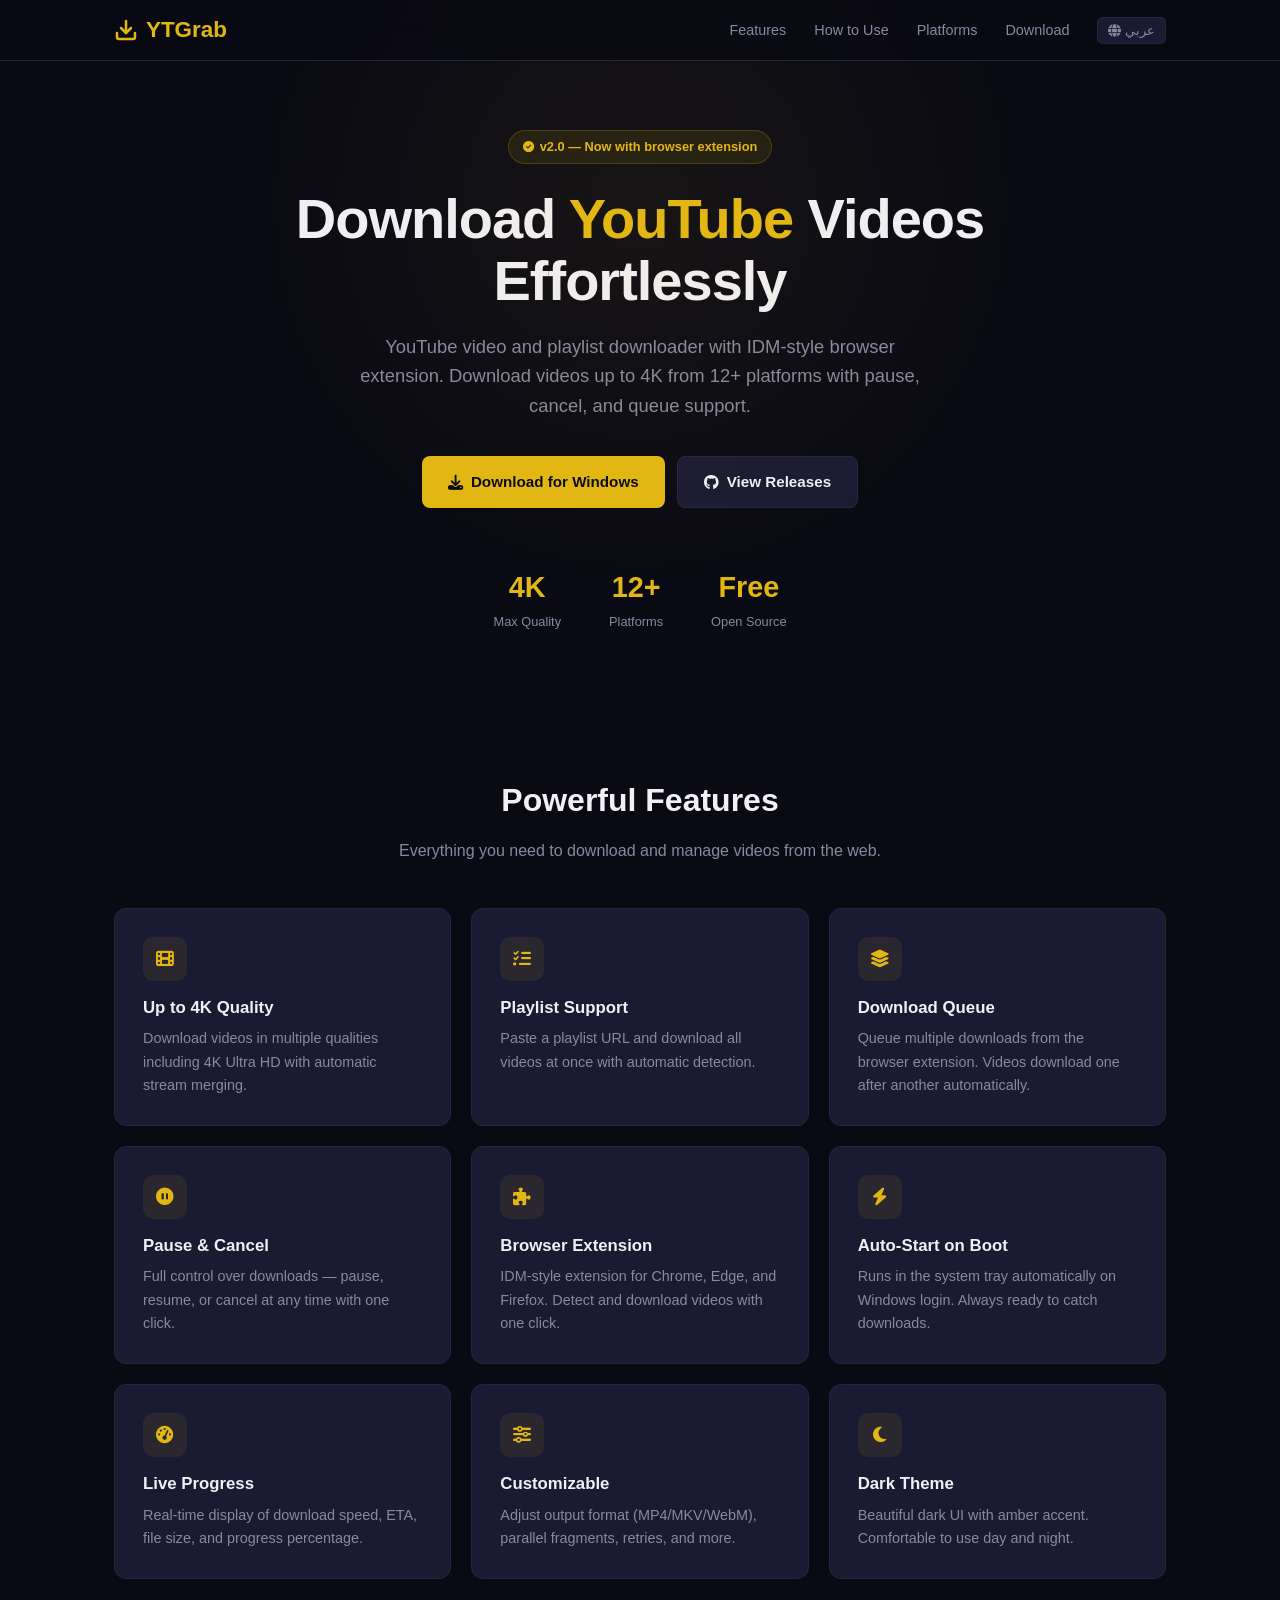
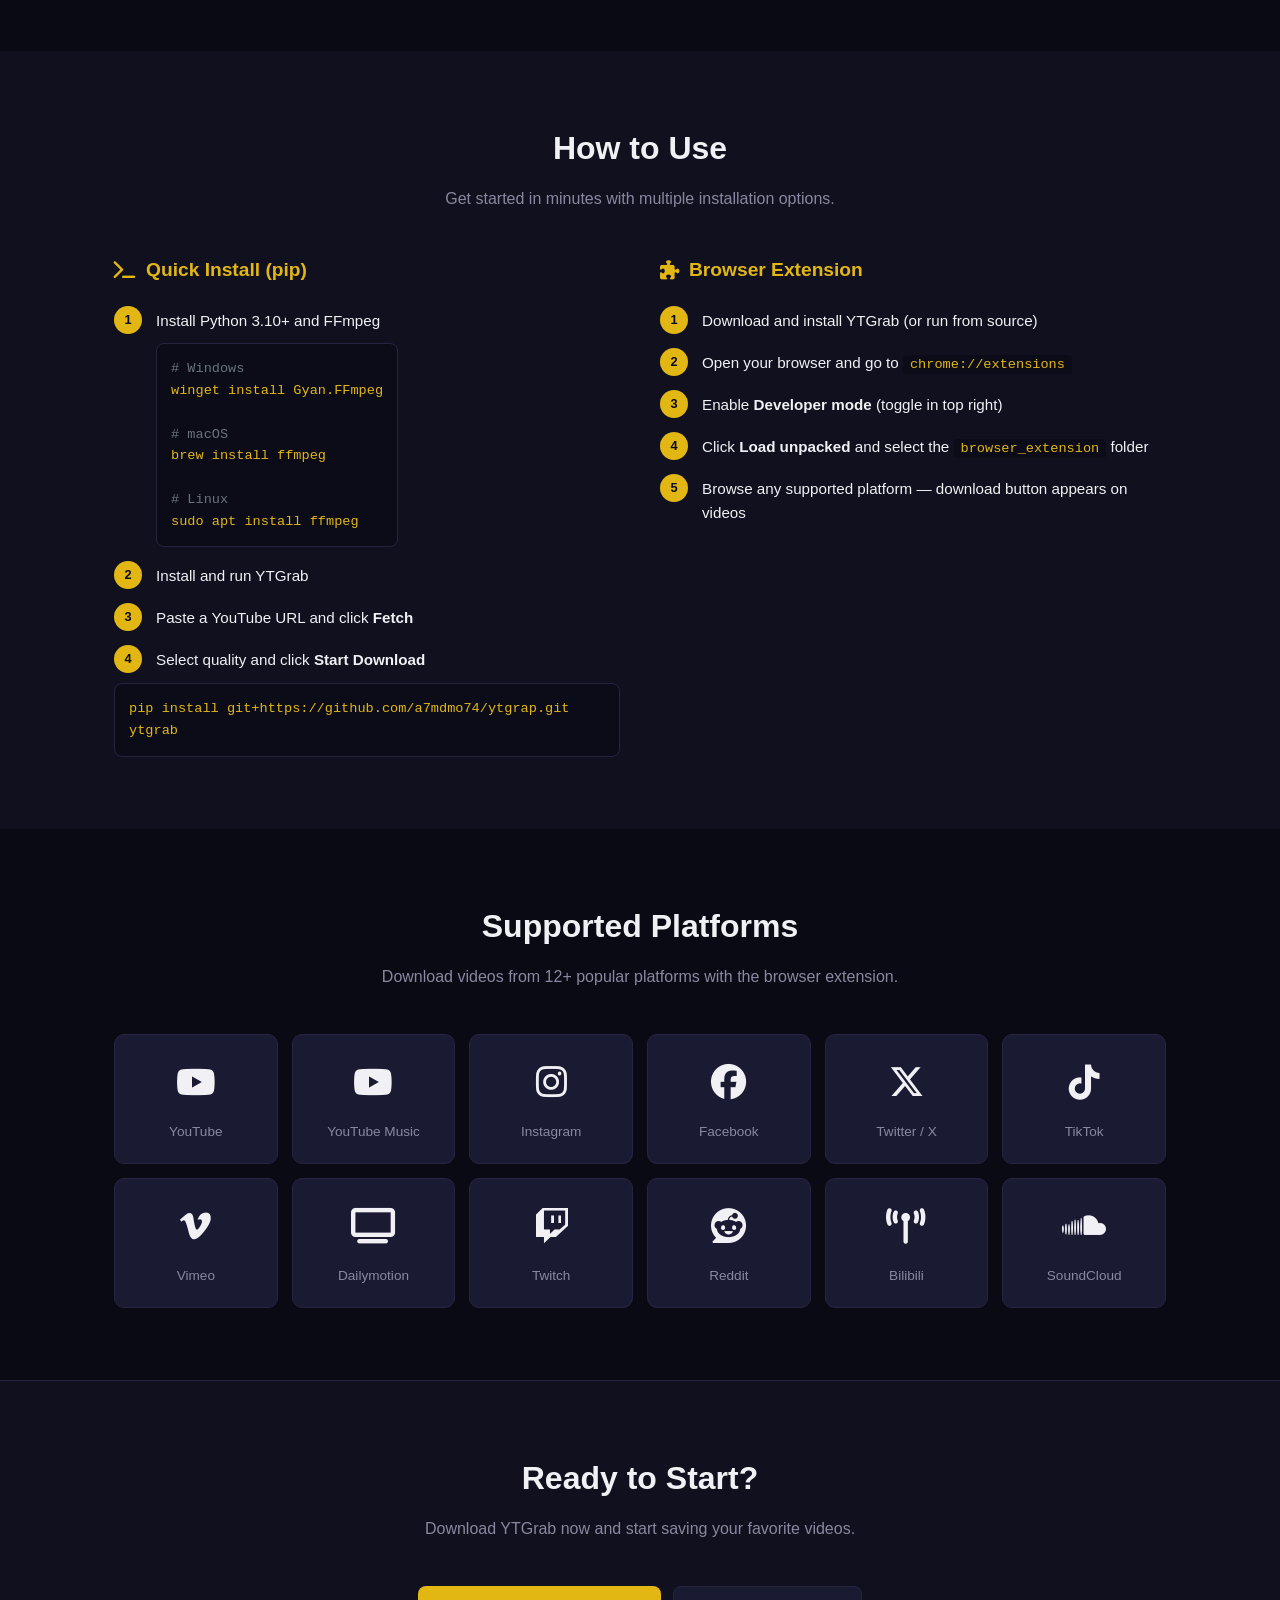
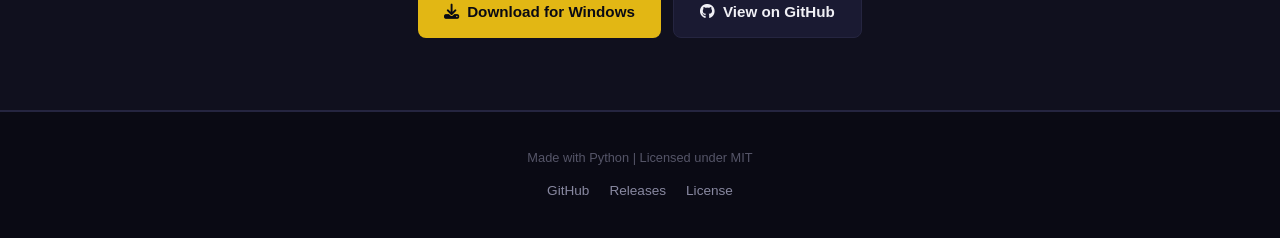
<file: docs/index.html>
<!DOCTYPE html>
<html lang="en">
<head>
    <meta charset="UTF-8">
    <meta name="viewport" content="width=device-width, initial-scale=1.0">
    <title>YTGrab - Free YouTube Video Downloader | 4K, Playlists, 12+ Platforms</title>
    <meta name="description" content="Free YouTube video and playlist downloader with IDM-style browser extension. Download videos up to 4K from YouTube, Instagram, TikTok, Facebook, Twitter and 12+ platforms. Supports pause, resume, cancel, and download queue.">
    <meta name="keywords" content="youtube downloader, video downloader, youtube to mp4, download youtube videos, playlist downloader, 4k video downloader, free video downloader, browser extension downloader, IDM alternative, ytgrab">
    <meta name="author" content="Ahmed Amer">
    <meta name="robots" content="index, follow, max-image-preview:large, max-snippet:-1">
    <link rel="canonical" href="https://a7mdmo74.github.io/ytgrap/">

    <!-- Open Graph -->
    <meta property="og:type" content="website">
    <meta property="og:url" content="https://a7mdmo74.github.io/ytgrap/">
    <meta property="og:title" content="YTGrab - Free YouTube Video Downloader | 4K, Playlists, 12+ Platforms">
    <meta property="og:description" content="Free YouTube video and playlist downloader with IDM-style browser extension. Download videos up to 4K from 12+ platforms.">
    <meta property="og:site_name" content="YTGrab">
    <meta property="og:locale" content="en_US">

    <!-- Twitter Card -->
    <meta name="twitter:card" content="summary_large_image">
    <meta name="twitter:title" content="YTGrab - Free YouTube Video Downloader">
    <meta name="twitter:description" content="Free YouTube video and playlist downloader with IDM-style browser extension. Download videos up to 4K from 12+ platforms.">

    <!-- Favicon -->
    <link rel="icon" type="image/svg+xml" href="data:image/svg+xml,<svg xmlns='http://www.w3.org/2000/svg' viewBox='0 0 100 100'><text y='.9em' font-size='90'>⬇</text></svg>">
    <link rel="stylesheet" href="https://cdnjs.cloudflare.com/ajax/libs/font-awesome/6.5.1/css/all.min.css">

    <!-- Structured Data -->
    <script type="application/ld+json">
    {
        "@context": "https://schema.org",
        "@type": "SoftwareApplication",
        "name": "YTGrab",
        "operatingSystem": "Windows, macOS, Linux",
        "applicationCategory": "MultimediaApplication",
        "offers": {
            "@type": "Offer",
            "price": "0",
            "priceCurrency": "USD"
        },
        "description": "Free YouTube video and playlist downloader with IDM-style browser extension. Download videos up to 4K from 12+ platforms.",
        "softwareVersion": "2.0.0",
        "fileSize": "11MB",
        "screenshot": "https://a7mdmo74.github.io/ytgrap/og-image.png",
        "downloadUrl": "https://github.com/a7mdmo74/ytgrap/releases/latest",
        "operatingSystem": "Windows 10/11, macOS, Linux",
        "author": {
            "@type": "Person",
            "name": "Ahmed Amer"
        }
    }
    </script>

    <style>
        *, *::before, *::after { margin: 0; padding: 0; box-sizing: border-box; }
        :root {
            --bg: #0a0a14; --bg2: #10101e; --bg3: #161628; --card: #1a1a32;
            --accent: #e2b714; --accent2: #f5c842;
            --text: #f0f0f5; --dim: #8888a0; --muted: #555568;
            --border: #252540; --code: #0c0c18;
        }
        html { scroll-behavior: smooth; }
        body { font-family: -apple-system, BlinkMacSystemFont, 'Segoe UI', Roboto, sans-serif; background: var(--bg); color: var(--text); line-height: 1.6; overflow-x: hidden; }
        a { color: var(--accent); text-decoration: none; transition: 0.2s; }
        a:hover { color: var(--accent2); }
        .container { max-width: 1100px; margin: 0 auto; padding: 0 24px; }

        nav { position: fixed; top: 0; left: 0; right: 0; background: rgba(10,10,20,0.92); backdrop-filter: blur(16px); border-bottom: 1px solid var(--border); z-index: 100; }
        nav .container { display: flex; align-items: center; justify-content: space-between; height: 60px; }
        .logo { font-size: 1.4rem; font-weight: 800; color: var(--accent); display: flex; align-items: center; gap: 8px; }
        .logo svg { width: 24px; height: 24px; }
        .nav-links { display: flex; gap: 28px; list-style: none; align-items: center; }
        .nav-links a { color: var(--dim); font-size: 0.9rem; font-weight: 500; }
        .nav-links a:hover { color: var(--text); }
        .lang-switch { background: var(--card); padding: 5px 10px; border-radius: 6px; border: 1px solid var(--border); font-size: 0.8rem !important; }
        .lang-switch:hover { border-color: var(--accent); color: var(--accent) !important; }
        .hamburger { display: none; background: none; border: none; cursor: pointer; padding: 4px; }
        .hamburger span { display: block; width: 22px; height: 2px; background: var(--text); margin: 5px 0; transition: 0.3s; }

        .hero { padding: 130px 0 70px; text-align: center; position: relative; }
        .hero::before { content: ''; position: absolute; top: -200px; left: 50%; transform: translateX(-50%); width: 800px; height: 800px; background: radial-gradient(circle, rgba(226,183,20,0.06) 0%, transparent 70%); pointer-events: none; }
        .badge { display: inline-flex; align-items: center; gap: 6px; background: rgba(226,183,20,0.1); border: 1px solid rgba(226,183,20,0.2); color: var(--accent); font-size: 0.8rem; font-weight: 600; padding: 6px 14px; border-radius: 999px; margin-bottom: 24px; }
        .badge i { font-size: 0.7rem; }
        .hero h1 { font-size: 3.5rem; font-weight: 800; margin-bottom: 20px; letter-spacing: -1px; line-height: 1.1; }
        .hero h1 span { color: var(--accent); }
        .hero .tagline { font-size: 1.15rem; color: var(--dim); max-width: 560px; margin: 0 auto 36px; }
        .hero-buttons { display: flex; gap: 12px; justify-content: center; flex-wrap: wrap; }
        .btn { display: inline-flex; align-items: center; gap: 8px; padding: 13px 26px; border-radius: 8px; font-size: 0.95rem; font-weight: 600; cursor: pointer; border: none; transition: 0.2s; }
        .btn-primary { background: var(--accent); color: #0a0a14; }
        .btn-primary:hover { background: var(--accent2); color: #0a0a14; transform: translateY(-2px); box-shadow: 0 8px 24px rgba(226,183,20,0.25); }
        .btn-secondary { background: var(--card); color: var(--text); border: 1px solid var(--border); }
        .btn-secondary:hover { border-color: var(--accent); color: var(--accent); }
        .hero-stats { display: flex; justify-content: center; gap: 48px; margin-top: 56px; }
        .stat-value { font-size: 1.8rem; font-weight: 800; color: var(--accent); }
        .stat-label { font-size: 0.8rem; color: var(--dim); margin-top: 2px; }

        section { padding: 72px 0; }
        .section-title { font-size: 2rem; font-weight: 700; text-align: center; margin-bottom: 12px; }
        .section-subtitle { text-align: center; color: var(--dim); max-width: 520px; margin: 0 auto 44px; font-size: 1rem; }

        .features-grid { display: grid; grid-template-columns: repeat(3, 1fr); gap: 20px; }
        .feature-card { background: var(--card); border: 1px solid var(--border); border-radius: 12px; padding: 28px; transition: 0.3s; }
        .feature-card:hover { border-color: var(--accent); transform: translateY(-3px); box-shadow: 0 12px 32px rgba(0,0,0,0.3); }
        .feature-icon { width: 44px; height: 44px; background: rgba(226,183,20,0.08); border-radius: 10px; display: flex; align-items: center; justify-content: center; font-size: 1.1rem; margin-bottom: 14px; color: var(--accent); }
        .feature-card h3 { font-size: 1.05rem; margin-bottom: 6px; }
        .feature-card p { color: var(--dim); font-size: 0.9rem; }

        .steps { display: grid; grid-template-columns: repeat(2, 1fr); gap: 40px; }
        .step-group h3 { font-size: 1.2rem; margin-bottom: 20px; color: var(--accent); display: flex; align-items: center; gap: 10px; }
        .step-list { list-style: none; display: flex; flex-direction: column; gap: 14px; }
        .step-list li { display: flex; gap: 14px; align-items: flex-start; }
        .step-number { min-width: 28px; height: 28px; background: var(--accent); color: #0a0a14; border-radius: 50%; display: flex; align-items: center; justify-content: center; font-weight: 700; font-size: 0.8rem; flex-shrink: 0; }
        .step-text { padding-top: 3px; font-size: 0.95rem; }
        .step-text code { background: var(--code); padding: 2px 7px; border-radius: 4px; font-size: 0.85rem; color: var(--accent); }
        .code-block { background: var(--code); border: 1px solid var(--border); border-radius: 8px; padding: 14px; margin-top: 10px; font-family: 'SF Mono', 'Fira Code', Consolas, monospace; font-size: 0.85rem; overflow-x: auto; direction: ltr; text-align: left; }
        .code-block .comment { color: #6a737d; }
        .code-block .cmd { color: var(--accent); }

        .platforms-grid { display: grid; grid-template-columns: repeat(auto-fit, minmax(140px, 1fr)); gap: 14px; }
        .platform-badge { background: var(--card); border: 1px solid var(--border); border-radius: 10px; padding: 20px 16px; text-align: center; transition: 0.2s; }
        .platform-badge:hover { border-color: var(--accent); }
        .platform-icon { font-size: 2.2rem; margin-bottom: 10px; color: var(--text); transition: 0.2s; }
        .platform-badge:hover .platform-icon { color: var(--accent); }
        .platform-name { font-size: 0.85rem; color: var(--dim); }

        .cta { background: var(--bg2); border-top: 1px solid var(--border); border-bottom: 1px solid var(--border); }

        footer { border-top: 1px solid var(--border); padding: 36px 0; text-align: center; }
        footer p { color: var(--muted); font-size: 0.8rem; }
        footer .footer-links { display: flex; justify-content: center; gap: 20px; margin-top: 12px; }
        footer .footer-links a { color: var(--dim); font-size: 0.85rem; }
        footer .footer-links a:hover { color: var(--accent); }

        @media (max-width: 900px) {
            .features-grid { grid-template-columns: repeat(2, 1fr); }
        }
        @media (max-width: 768px) {
            .nav-links { display: none; position: absolute; top: 60px; left: 0; right: 0; background: var(--bg); flex-direction: column; padding: 20px; gap: 14px; border-bottom: 1px solid var(--border); }
            .nav-links.active { display: flex; }
            .hamburger { display: block; }
            .hero { padding: 110px 0 50px; }
            .hero h1 { font-size: 2.2rem; }
            .hero .tagline { font-size: 0.95rem; }
            .hero-stats { gap: 24px; }
            .stat-value { font-size: 1.4rem; }
            .features-grid { grid-template-columns: 1fr; }
            .steps { grid-template-columns: 1fr; gap: 28px; }
            .section-title { font-size: 1.6rem; }
            .platforms-grid { grid-template-columns: repeat(auto-fit, minmax(110px, 1fr)); gap: 10px; }
            .platform-badge { padding: 14px 10px; }
            .platform-icon { font-size: 1.8rem; }
            section { padding: 56px 0; }
            .btn { padding: 11px 20px; font-size: 0.9rem; }
        }
        @media (max-width: 480px) {
            .hero h1 { font-size: 1.8rem; }
            .hero-stats { flex-direction: column; gap: 16px; }
            .platforms-grid { grid-template-columns: repeat(3, 1fr); }
        }
    </style>
</head>
<body>
    <nav aria-label="Main navigation">
        <div class="container">
            <a href="#" class="logo" aria-label="YTGrab Home">
                <svg viewBox="0 0 24 24" fill="none" stroke="currentColor" stroke-width="2.5" stroke-linecap="round" stroke-linejoin="round"><path d="M21 15v4a2 2 0 0 1-2 2H5a2 2 0 0 1-2-2v-4"/><polyline points="7 10 12 15 17 10"/><line x1="12" y1="15" x2="12" y2="3"/></svg>
                YTGrab
            </a>
            <ul class="nav-links" id="navLinks" role="menubar">
                <li role="none"><a href="#features" role="menuitem">Features</a></li>
                <li role="none"><a href="#how-to-use" role="menuitem">How to Use</a></li>
                <li role="none"><a href="#platforms" role="menuitem">Platforms</a></li>
                <li role="none"><a href="#download" role="menuitem">Download</a></li>
                <li role="none"><a href="index-ar.html" class="lang-switch" role="menuitem" hreflang="ar"><i class="fas fa-globe"></i> عربي</a></li>
            </ul>
            <button class="hamburger" id="hamburger" aria-label="Toggle navigation menu" aria-expanded="false"><span></span><span></span><span></span></button>
        </div>
    </nav>

    <main>
        <section class="hero" id="download">
            <div class="container">
                <div class="badge"><i class="fas fa-circle-check"></i> v2.0 — Now with browser extension</div>
                <h1>Download <span>YouTube</span> Videos<br>Effortlessly</h1>
                <p class="tagline">YouTube video and playlist downloader with IDM-style browser extension. Download videos up to 4K from 12+ platforms with pause, cancel, and queue support.</p>
                <div class="hero-buttons">
                    <a href="https://github.com/a7mdmo74/ytgrap/releases/latest/download/YTGrab.zip" class="btn btn-primary" aria-label="Download YTGrab for Windows">
                        <i class="fas fa-download"></i> Download for Windows
                    </a>
                    <a href="https://github.com/a7mdmo74/ytgrap/releases" class="btn btn-secondary" aria-label="View all releases on GitHub">
                        <i class="fab fa-github"></i> View Releases
                    </a>
                </div>
                <div class="hero-stats">
                    <div class="stat"><div class="stat-value">4K</div><div class="stat-label">Max Quality</div></div>
                    <div class="stat"><div class="stat-value">12+</div><div class="stat-label">Platforms</div></div>
                    <div class="stat"><div class="stat-value">Free</div><div class="stat-label">Open Source</div></div>
                </div>
            </div>
        </section>

        <section id="features" aria-labelledby="features-title">
            <div class="container">
                <h2 class="section-title" id="features-title">Powerful Features</h2>
                <p class="section-subtitle">Everything you need to download and manage videos from the web.</p>
                <div class="features-grid">
                    <article class="feature-card">
                        <div class="feature-icon"><i class="fas fa-film"></i></div>
                        <h3>Up to 4K Quality</h3>
                        <p>Download videos in multiple qualities including 4K Ultra HD with automatic stream merging.</p>
                    </article>
                    <article class="feature-card">
                        <div class="feature-icon"><i class="fas fa-list-check"></i></div>
                        <h3>Playlist Support</h3>
                        <p>Paste a playlist URL and download all videos at once with automatic detection.</p>
                    </article>
                    <article class="feature-card">
                        <div class="feature-icon"><i class="fas fa-layer-group"></i></div>
                        <h3>Download Queue</h3>
                        <p>Queue multiple downloads from the browser extension. Videos download one after another automatically.</p>
                    </article>
                    <article class="feature-card">
                        <div class="feature-icon"><i class="fas fa-pause-circle"></i></div>
                        <h3>Pause & Cancel</h3>
                        <p>Full control over downloads — pause, resume, or cancel at any time with one click.</p>
                    </article>
                    <article class="feature-card">
                        <div class="feature-icon"><i class="fas fa-puzzle-piece"></i></div>
                        <h3>Browser Extension</h3>
                        <p>IDM-style extension for Chrome, Edge, and Firefox. Detect and download videos with one click.</p>
                    </article>
                    <article class="feature-card">
                        <div class="feature-icon"><i class="fas fa-bolt"></i></div>
                        <h3>Auto-Start on Boot</h3>
                        <p>Runs in the system tray automatically on Windows login. Always ready to catch downloads.</p>
                    </article>
                    <article class="feature-card">
                        <div class="feature-icon"><i class="fas fa-gauge-high"></i></div>
                        <h3>Live Progress</h3>
                        <p>Real-time display of download speed, ETA, file size, and progress percentage.</p>
                    </article>
                    <article class="feature-card">
                        <div class="feature-icon"><i class="fas fa-sliders"></i></div>
                        <h3>Customizable</h3>
                        <p>Adjust output format (MP4/MKV/WebM), parallel fragments, retries, and more.</p>
                    </article>
                    <article class="feature-card">
                        <div class="feature-icon"><i class="fas fa-moon"></i></div>
                        <h3>Dark Theme</h3>
                        <p>Beautiful dark UI with amber accent. Comfortable to use day and night.</p>
                    </article>
                </div>
            </div>
        </section>

        <section id="how-to-use" style="background: var(--bg2);" aria-labelledby="howto-title">
            <div class="container">
                <h2 class="section-title" id="howto-title">How to Use</h2>
                <p class="section-subtitle">Get started in minutes with multiple installation options.</p>
                <div class="steps">
                    <div class="step-group">
                        <h3><i class="fas fa-terminal"></i> Quick Install (pip)</h3>
                        <ol class="step-list">
                            <li>
                                <span class="step-number">1</span>
                                <div class="step-text">Install Python 3.10+ and FFmpeg
                                    <div class="code-block">
                                        <span class="comment"># Windows</span><br>
                                        <span class="cmd">winget install Gyan.FFmpeg</span><br><br>
                                        <span class="comment"># macOS</span><br>
                                        <span class="cmd">brew install ffmpeg</span><br><br>
                                        <span class="comment"># Linux</span><br>
                                        <span class="cmd">sudo apt install ffmpeg</span>
                                    </div>
                                </div>
                            </li>
                            <li><span class="step-number">2</span><div class="step-text">Install and run YTGrab</div></li>
                            <li><span class="step-number">3</span><div class="step-text">Paste a YouTube URL and click <strong>Fetch</strong></div></li>
                            <li><span class="step-number">4</span><div class="step-text">Select quality and click <strong>Start Download</strong></div></li>
                        </ol>
                        <div class="code-block"><span class="cmd">pip install git+https://github.com/a7mdmo74/ytgrap.git</span><br><span class="cmd">ytgrab</span></div>
                    </div>
                    <div class="step-group">
                        <h3><i class="fas fa-puzzle-piece"></i> Browser Extension</h3>
                        <ol class="step-list">
                            <li><span class="step-number">1</span><div class="step-text">Download and install YTGrab (or run from source)</div></li>
                            <li><span class="step-number">2</span><div class="step-text">Open your browser and go to <code>chrome://extensions</code></div></li>
                            <li><span class="step-number">3</span><div class="step-text">Enable <strong>Developer mode</strong> (toggle in top right)</div></li>
                            <li><span class="step-number">4</span><div class="step-text">Click <strong>Load unpacked</strong> and select the <code>browser_extension</code> folder</div></li>
                            <li><span class="step-number">5</span><div class="step-text">Browse any supported platform — download button appears on videos</div></li>
                        </ol>
                    </div>
                </div>
            </div>
        </section>

        <section id="platforms" aria-labelledby="platforms-title">
            <div class="container">
                <h2 class="section-title" id="platforms-title">Supported Platforms</h2>
                <p class="section-subtitle">Download videos from 12+ popular platforms with the browser extension.</p>
                <div class="platforms-grid">
                    <div class="platform-badge"><div class="platform-icon"><i class="fab fa-youtube"></i></div><div class="platform-name">YouTube</div></div>
                    <div class="platform-badge"><div class="platform-icon"><i class="fab fa-youtube"></i></div><div class="platform-name">YouTube Music</div></div>
                    <div class="platform-badge"><div class="platform-icon"><i class="fab fa-instagram"></i></div><div class="platform-name">Instagram</div></div>
                    <div class="platform-badge"><div class="platform-icon"><i class="fab fa-facebook"></i></div><div class="platform-name">Facebook</div></div>
                    <div class="platform-badge"><div class="platform-icon"><i class="fab fa-x-twitter"></i></div><div class="platform-name">Twitter / X</div></div>
                    <div class="platform-badge"><div class="platform-icon"><i class="fab fa-tiktok"></i></div><div class="platform-name">TikTok</div></div>
                    <div class="platform-badge"><div class="platform-icon"><i class="fab fa-vimeo-v"></i></div><div class="platform-name">Vimeo</div></div>
                    <div class="platform-badge"><div class="platform-icon"><i class="fas fa-tv"></i></div><div class="platform-name">Dailymotion</div></div>
                    <div class="platform-badge"><div class="platform-icon"><i class="fab fa-twitch"></i></div><div class="platform-name">Twitch</div></div>
                    <div class="platform-badge"><div class="platform-icon"><i class="fab fa-reddit"></i></div><div class="platform-name">Reddit</div></div>
                    <div class="platform-badge"><div class="platform-icon"><i class="fas fa-tower-broadcast"></i></div><div class="platform-name">Bilibili</div></div>
                    <div class="platform-badge"><div class="platform-icon"><i class="fab fa-soundcloud"></i></div><div class="platform-name">SoundCloud</div></div>
                </div>
            </div>
        </section>

        <section class="cta" id="cta">
            <div class="container" style="text-align: center;">
                <h2 class="section-title">Ready to Start?</h2>
                <p class="section-subtitle">Download YTGrab now and start saving your favorite videos.</p>
                <div class="hero-buttons">
                    <a href="https://github.com/a7mdmo74/ytgrap/releases/latest/download/YTGrab.zip" class="btn btn-primary" aria-label="Download YTGrab for Windows"><i class="fas fa-download"></i> Download for Windows</a>
                    <a href="https://github.com/a7mdmo74/ytgrap" class="btn btn-secondary" aria-label="View YTGrab on GitHub"><i class="fab fa-github"></i> View on GitHub</a>
                </div>
            </div>
        </section>
    </main>

    <footer>
        <div class="container">
            <p>Made with Python | Licensed under MIT</p>
            <div class="footer-links">
                <a href="https://github.com/a7mdmo74/ytgrap">GitHub</a>
                <a href="https://github.com/a7mdmo74/ytgrap/releases">Releases</a>
                <a href="https://github.com/a7mdmo74/ytgrap/blob/master/LICENSE">License</a>
            </div>
        </div>
    </footer>

    <script>
        document.getElementById('hamburger').addEventListener('click', function() {
            this.setAttribute('aria-expanded', this.getAttribute('aria-expanded') === 'true' ? 'false' : 'true');
            document.getElementById('navLinks').classList.toggle('active');
        });
        document.querySelectorAll('.nav-links a').forEach(function(link) {
            link.addEventListener('click', function() {
                document.getElementById('navLinks').classList.remove('active');
                document.getElementById('hamburger').setAttribute('aria-expanded', 'false');
            });
        });
    </script>
</body>
</html>
</file>
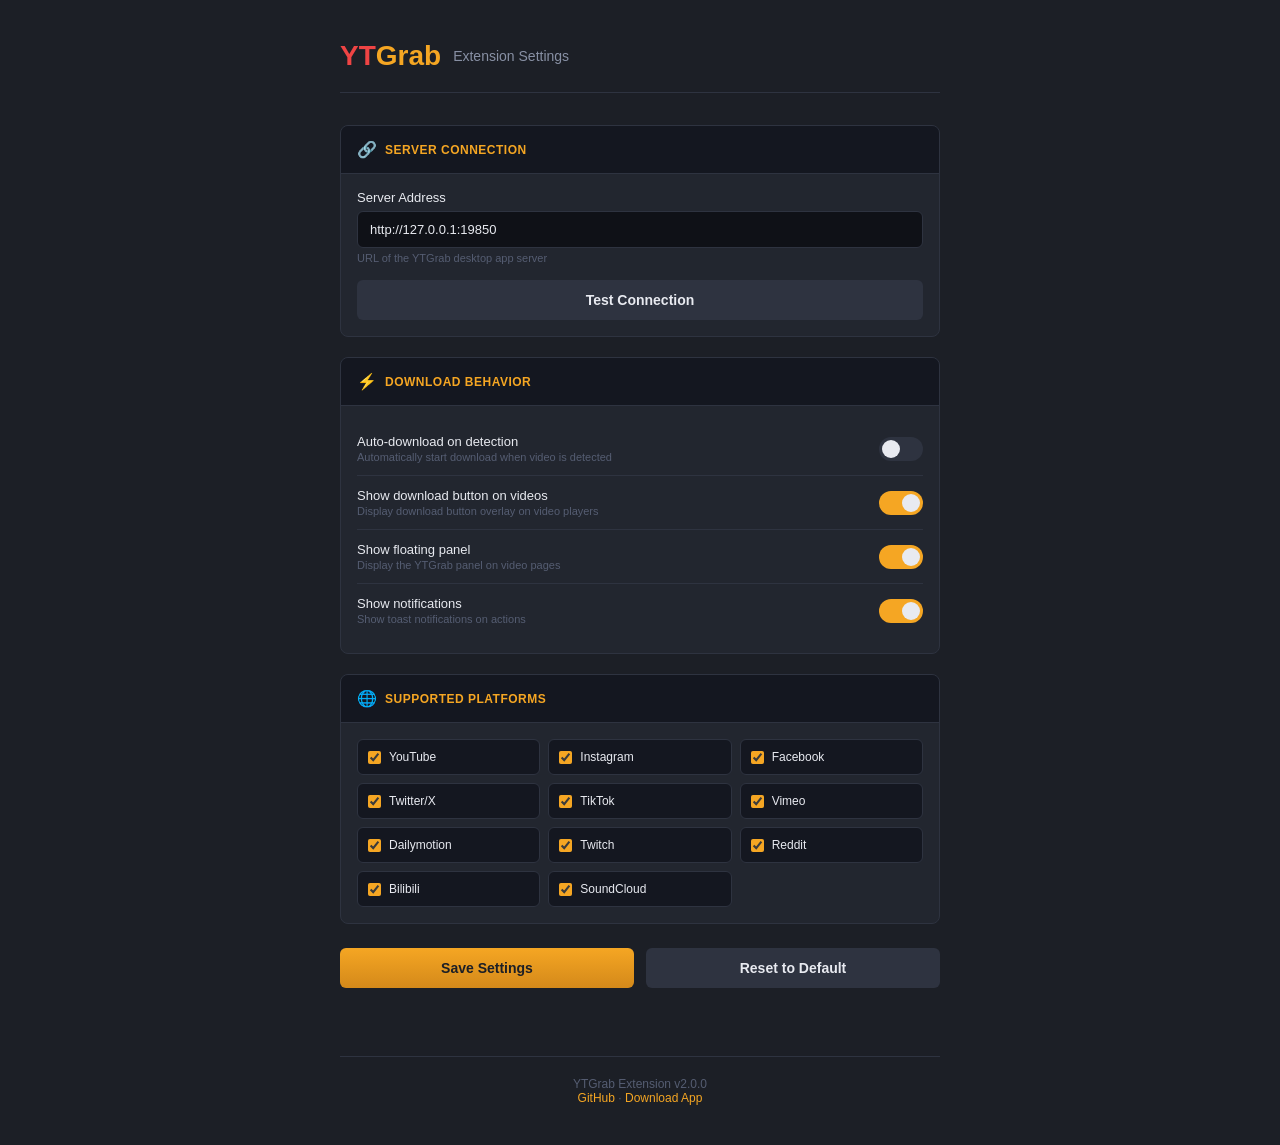
<file: browser_extension/options.html>
<!DOCTYPE html>
<html>
<head>
    <meta charset="UTF-8">
    <title>YTGrab Settings</title>
    <style>
        * {
            margin: 0;
            padding: 0;
            box-sizing: border-box;
        }

        body {
            min-height: 100vh;
            background: #1c1f26;
            font-family: -apple-system, BlinkMacSystemFont, 'Segoe UI', Roboto, sans-serif;
            color: #e8eaf0;
            padding: 40px;
        }

        .container {
            max-width: 600px;
            margin: 0 auto;
        }

        .header {
            display: flex;
            align-items: center;
            gap: 12px;
            margin-bottom: 32px;
            padding-bottom: 20px;
            border-bottom: 1px solid #2e3340;
        }

        .logo {
            font-size: 28px;
            font-weight: 700;
        }

        .logo-yt { color: #ef4444; }
        .logo-grab { color: #f5a623; }

        .subtitle {
            font-size: 14px;
            color: #8890a4;
        }

        .section {
            background: #22262f;
            border: 1px solid #2e3340;
            border-radius: 8px;
            margin-bottom: 20px;
            overflow: hidden;
        }

        .section-header {
            display: flex;
            align-items: center;
            gap: 8px;
            padding: 14px 16px;
            background: #141720;
            border-bottom: 1px solid #2e3340;
        }

        .section-icon {
            font-size: 16px;
        }

        .section-title {
            font-size: 12px;
            font-weight: 600;
            text-transform: uppercase;
            letter-spacing: 0.5px;
            color: #f5a623;
        }

        .section-body {
            padding: 16px;
        }

        .form-group {
            margin-bottom: 16px;
        }

        .form-group:last-child {
            margin-bottom: 0;
        }

        .form-label {
            display: block;
            font-size: 13px;
            font-weight: 500;
            color: #e8eaf0;
            margin-bottom: 6px;
        }

        .form-hint {
            font-size: 11px;
            color: #555d72;
            margin-top: 4px;
        }

        .form-input {
            width: 100%;
            padding: 10px 12px;
            background: #0f1117;
            border: 1px solid #2e3340;
            border-radius: 6px;
            color: #e8eaf0;
            font-size: 13px;
            font-family: inherit;
            transition: border-color 0.2s;
        }

        .form-input:focus {
            outline: none;
            border-color: #f5a623;
        }

        .form-input::placeholder {
            color: #555d72;
        }

        .form-select {
            width: 100%;
            padding: 10px 12px;
            background: #0f1117;
            border: 1px solid #2e3340;
            border-radius: 6px;
            color: #e8eaf0;
            font-size: 13px;
            font-family: inherit;
            cursor: pointer;
        }

        .form-select:focus {
            outline: none;
            border-color: #f5a623;
        }

        .toggle-row {
            display: flex;
            align-items: center;
            justify-content: space-between;
            padding: 12px 0;
            border-bottom: 1px solid #2e3340;
        }

        .toggle-row:last-child {
            border-bottom: none;
        }

        .toggle-info {
            flex: 1;
        }

        .toggle-label {
            font-size: 13px;
            font-weight: 500;
            color: #e8eaf0;
        }

        .toggle-desc {
            font-size: 11px;
            color: #555d72;
            margin-top: 2px;
        }

        .toggle {
            position: relative;
            width: 44px;
            height: 24px;
            cursor: pointer;
        }

        .toggle input {
            opacity: 0;
            width: 0;
            height: 0;
        }

        .toggle-slider {
            position: absolute;
            inset: 0;
            background: #2e3340;
            border-radius: 12px;
            transition: background 0.2s;
        }

        .toggle-slider::before {
            content: '';
            position: absolute;
            width: 18px;
            height: 18px;
            left: 3px;
            top: 3px;
            background: #e8eaf0;
            border-radius: 50%;
            transition: transform 0.2s;
        }

        .toggle input:checked + .toggle-slider {
            background: #f5a623;
        }

        .toggle input:checked + .toggle-slider::before {
            transform: translateX(20px);
        }

        .platform-grid {
            display: grid;
            grid-template-columns: repeat(3, 1fr);
            gap: 8px;
        }

        .platform-item {
            display: flex;
            align-items: center;
            gap: 8px;
            padding: 10px;
            background: #141720;
            border: 1px solid #2e3340;
            border-radius: 6px;
            font-size: 12px;
            cursor: pointer;
            transition: all 0.2s;
        }

        .platform-item:hover {
            border-color: #f5a623;
        }

        .platform-item input {
            accent-color: #f5a623;
        }

        .btn-row {
            display: flex;
            gap: 12px;
            margin-top: 24px;
        }

        .btn {
            flex: 1;
            padding: 12px 20px;
            border: none;
            border-radius: 6px;
            font-size: 14px;
            font-weight: 600;
            cursor: pointer;
            transition: all 0.2s;
        }

        .btn-primary {
            background: linear-gradient(180deg, #f5a623 0%, #d4891a 100%);
            color: #1c1f26;
        }

        .btn-primary:hover {
            background: linear-gradient(180deg, #ffb840 0%, #f5a623 100%);
        }

        .btn-secondary {
            background: #2e3340;
            color: #e8eaf0;
        }

        .btn-secondary:hover {
            background: #3a3f50;
        }

        .status-message {
            text-align: center;
            padding: 10px;
            margin-top: 16px;
            border-radius: 6px;
            font-size: 13px;
            font-weight: 500;
            opacity: 0;
            transition: opacity 0.3s;
        }

        .status-message.show {
            opacity: 1;
        }

        .status-message.success {
            background: rgba(34, 197, 94, 0.15);
            color: #22c55e;
        }

        .status-message.error {
            background: rgba(239, 68, 68, 0.15);
            color: #ef4444;
        }

        .version-info {
            text-align: center;
            margin-top: 32px;
            padding-top: 20px;
            border-top: 1px solid #2e3340;
            font-size: 12px;
            color: #555d72;
        }

        .version-info a {
            color: #f5a623;
            text-decoration: none;
        }

        .version-info a:hover {
            text-decoration: underline;
        }
    </style>
</head>
<body>
    <div class="container">
        <div class="header">
            <div class="logo">
                <span class="logo-yt">YT</span><span class="logo-grab">Grab</span>
            </div>
            <div>
                <div class="subtitle">Extension Settings</div>
            </div>
        </div>

        <div class="section">
            <div class="section-header">
                <span class="section-icon">🔗</span>
                <span class="section-title">Server Connection</span>
            </div>
            <div class="section-body">
                <div class="form-group">
                    <label class="form-label">Server Address</label>
                    <input type="text" class="form-input" id="serverUrl" value="http://127.0.0.1:19850" placeholder="http://127.0.0.1:19850">
                    <div class="form-hint">URL of the YTGrab desktop app server</div>
                </div>
                <div class="form-group">
                    <button class="btn btn-secondary" id="testConnection" style="width: 100%;">Test Connection</button>
                </div>
            </div>
        </div>

        <div class="section">
            <div class="section-header">
                <span class="section-icon">⚡</span>
                <span class="section-title">Download Behavior</span>
            </div>
            <div class="section-body">
                <div class="toggle-row">
                    <div class="toggle-info">
                        <div class="toggle-label">Auto-download on detection</div>
                        <div class="toggle-desc">Automatically start download when video is detected</div>
                    </div>
                    <label class="toggle">
                        <input type="checkbox" id="autoDownload">
                        <span class="toggle-slider"></span>
                    </label>
                </div>
                <div class="toggle-row">
                    <div class="toggle-info">
                        <div class="toggle-label">Show download button on videos</div>
                        <div class="toggle-desc">Display download button overlay on video players</div>
                    </div>
                    <label class="toggle">
                        <input type="checkbox" id="showButton" checked>
                        <span class="toggle-slider"></span>
                    </label>
                </div>
                <div class="toggle-row">
                    <div class="toggle-info">
                        <div class="toggle-label">Show floating panel</div>
                        <div class="toggle-desc">Display the YTGrab panel on video pages</div>
                    </div>
                    <label class="toggle">
                        <input type="checkbox" id="showPanel" checked>
                        <span class="toggle-slider"></span>
                    </label>
                </div>
                <div class="toggle-row">
                    <div class="toggle-info">
                        <div class="toggle-label">Show notifications</div>
                        <div class="toggle-desc">Show toast notifications on actions</div>
                    </div>
                    <label class="toggle">
                        <input type="checkbox" id="showNotifications" checked>
                        <span class="toggle-slider"></span>
                    </label>
                </div>
            </div>
        </div>

        <div class="section">
            <div class="section-header">
                <span class="section-icon">🌐</span>
                <span class="section-title">Supported Platforms</span>
            </div>
            <div class="section-body">
                <div class="platform-grid">
                    <label class="platform-item">
                        <input type="checkbox" name="platform" value="youtube" checked> YouTube
                    </label>
                    <label class="platform-item">
                        <input type="checkbox" name="platform" value="instagram" checked> Instagram
                    </label>
                    <label class="platform-item">
                        <input type="checkbox" name="platform" value="facebook" checked> Facebook
                    </label>
                    <label class="platform-item">
                        <input type="checkbox" name="platform" value="twitter" checked> Twitter/X
                    </label>
                    <label class="platform-item">
                        <input type="checkbox" name="platform" value="tiktok" checked> TikTok
                    </label>
                    <label class="platform-item">
                        <input type="checkbox" name="platform" value="vimeo" checked> Vimeo
                    </label>
                    <label class="platform-item">
                        <input type="checkbox" name="platform" value="dailymotion" checked> Dailymotion
                    </label>
                    <label class="platform-item">
                        <input type="checkbox" name="platform" value="twitch" checked> Twitch
                    </label>
                    <label class="platform-item">
                        <input type="checkbox" name="platform" value="reddit" checked> Reddit
                    </label>
                    <label class="platform-item">
                        <input type="checkbox" name="platform" value="bilibili" checked> Bilibili
                    </label>
                    <label class="platform-item">
                        <input type="checkbox" name="platform" value="soundcloud" checked> SoundCloud
                    </label>
                </div>
            </div>
        </div>

        <div class="btn-row">
            <button class="btn btn-primary" id="saveSettings">Save Settings</button>
            <button class="btn btn-secondary" id="resetSettings">Reset to Default</button>
        </div>

        <div class="status-message" id="statusMessage"></div>

        <div class="version-info">
            YTGrab Extension v2.0.0<br>
            <a href="https://github.com/a7mdmo74/ytgrap" target="_blank">GitHub</a> · 
            <a href="https://github.com/a7mdmo74/ytgrap/releases" target="_blank">Download App</a>
        </div>
    </div>

    <script src="options.js"></script>
</body>
</html>
</file>
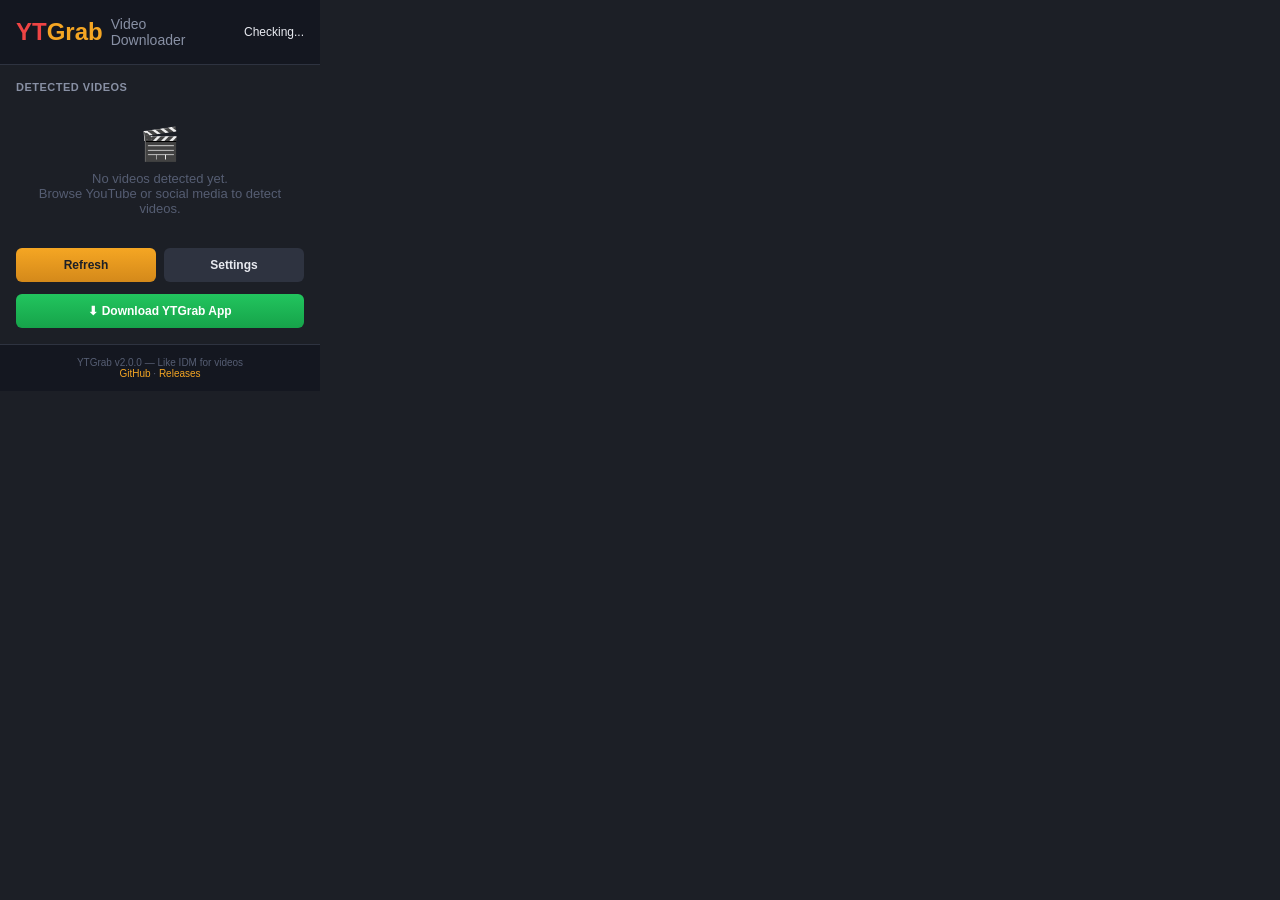
<file: browser_extension/popup.html>
<!DOCTYPE html>
<html>
<head>
    <meta charset="UTF-8">
    <style>
        * {
            margin: 0;
            padding: 0;
            box-sizing: border-box;
        }

        body {
            width: 320px;
            min-height: 200px;
            background: #1c1f26;
            font-family: -apple-system, BlinkMacSystemFont, 'Segoe UI', Roboto, sans-serif;
            color: #e8eaf0;
        }

        .header {
            display: flex;
            align-items: center;
            gap: 8px;
            padding: 16px;
            background: #141720;
            border-bottom: 1px solid #2e3340;
        }

        .logo {
            font-size: 24px;
            font-weight: 700;
        }

        .logo-yt { color: #ef4444; }
        .logo-grab { color: #f5a623; }

        .title {
            font-size: 14px;
            color: #8890a4;
        }

        .status {
            margin-left: auto;
            display: flex;
            align-items: center;
            gap: 6px;
            font-size: 12px;
        }

        .status-dot {
            width: 8px;
            height: 8px;
            border-radius: 50%;
        }

        .status-dot.connected { background: #22c55e; }
        .status-dot.disconnected { background: #ef4444; }

        .content {
            padding: 16px;
        }

        .section-title {
            font-size: 11px;
            font-weight: 600;
            color: #8890a4;
            text-transform: uppercase;
            letter-spacing: 0.5px;
            margin-bottom: 12px;
        }

        .video-list {
            max-height: 200px;
            overflow-y: auto;
        }

        .video-item {
            display: flex;
            align-items: center;
            gap: 10px;
            padding: 10px;
            background: #22262f;
            border-radius: 6px;
            margin-bottom: 8px;
            cursor: pointer;
            transition: background 0.2s;
        }

        .video-item:hover {
            background: #2a2f3a;
        }

        .video-thumb {
            width: 48px;
            height: 36px;
            background: #141720;
            border-radius: 4px;
            object-fit: cover;
        }

        .video-info {
            flex: 1;
            min-width: 0;
        }

        .video-title {
            font-size: 12px;
            font-weight: 500;
            white-space: nowrap;
            overflow: hidden;
            text-overflow: ellipsis;
        }

        .video-platform {
            font-size: 10px;
            color: #f5a623;
        }

        .video-download-btn {
            padding: 6px 12px;
            background: linear-gradient(180deg, #f5a623 0%, #d4891a 100%);
            color: #1c1f26;
            border: none;
            border-radius: 4px;
            font-size: 11px;
            font-weight: 600;
            cursor: pointer;
            white-space: nowrap;
        }

        .video-download-btn:hover {
            background: linear-gradient(180deg, #ffb840 0%, #f5a623 100%);
        }

        .empty-state {
            text-align: center;
            padding: 20px;
            color: #555d72;
            font-size: 13px;
        }

        .empty-state-icon {
            font-size: 32px;
            margin-bottom: 8px;
        }

        .btn-row {
            display: flex;
            gap: 8px;
            margin-top: 12px;
        }

        .btn {
            flex: 1;
            padding: 10px;
            border: none;
            border-radius: 6px;
            font-size: 12px;
            font-weight: 600;
            cursor: pointer;
            transition: all 0.2s;
        }

        .btn-primary {
            background: linear-gradient(180deg, #f5a623 0%, #d4891a 100%);
            color: #1c1f26;
        }

        .btn-primary:hover {
            background: linear-gradient(180deg, #ffb840 0%, #f5a623 100%);
        }

        .btn-secondary {
            background: #2e3340;
            color: #e8eaf0;
        }

        .btn-secondary:hover {
            background: #3a3f50;
        }

        .download-app-link {
            display: block;
            text-align: center;
            padding: 10px;
            margin-top: 12px;
            background: linear-gradient(180deg, #22c55e 0%, #16a34a 100%);
            color: #fff;
            border: none;
            border-radius: 6px;
            font-size: 12px;
            font-weight: 600;
            cursor: pointer;
            text-decoration: none;
            transition: all 0.2s;
        }

        .download-app-link:hover {
            background: linear-gradient(180deg, #4ade80 0%, #22c55e 100%);
        }

        .footer {
            padding: 12px 16px;
            background: #141720;
            border-top: 1px solid #2e3340;
            font-size: 10px;
            color: #555d72;
            text-align: center;
        }

        .footer a {
            color: #f5a623;
            text-decoration: none;
        }

        .footer a:hover {
            text-decoration: underline;
        }
    </style>
</head>
<body>
    <div class="header">
        <div class="logo">
            <span class="logo-yt">YT</span><span class="logo-grab">Grab</span>
        </div>
        <div class="title">Video Downloader</div>
        <div class="status">
            <div class="status-dot" id="statusDot"></div>
            <span id="statusText">Checking...</span>
        </div>
    </div>

    <div class="content">
        <div class="section-title">Detected Videos</div>
        <div class="video-list" id="videoList">
            <div class="empty-state">
                <div class="empty-state-icon">🎬</div>
                <div>No videos detected yet.<br>Browse YouTube or social media to detect videos.</div>
            </div>
        </div>

        <div class="btn-row">
            <button class="btn btn-primary" id="refreshBtn">Refresh</button>
            <button class="btn btn-secondary" id="settingsBtn">Settings</button>
        </div>

        <a href="https://github.com/a7mdmo74/ytgrap/releases" target="_blank" class="download-app-link">
            ⬇ Download YTGrab App
        </a>
    </div>

    <div class="footer">
        YTGrab v2.0.0 — Like IDM for videos<br>
        <a href="https://github.com/a7mdmo74/ytgrap" target="_blank">GitHub</a> · 
        <a href="https://github.com/a7mdmo74/ytgrap/releases" target="_blank">Releases</a>
    </div>

    <script src="popup.js"></script>
</body>
</html>
</file>
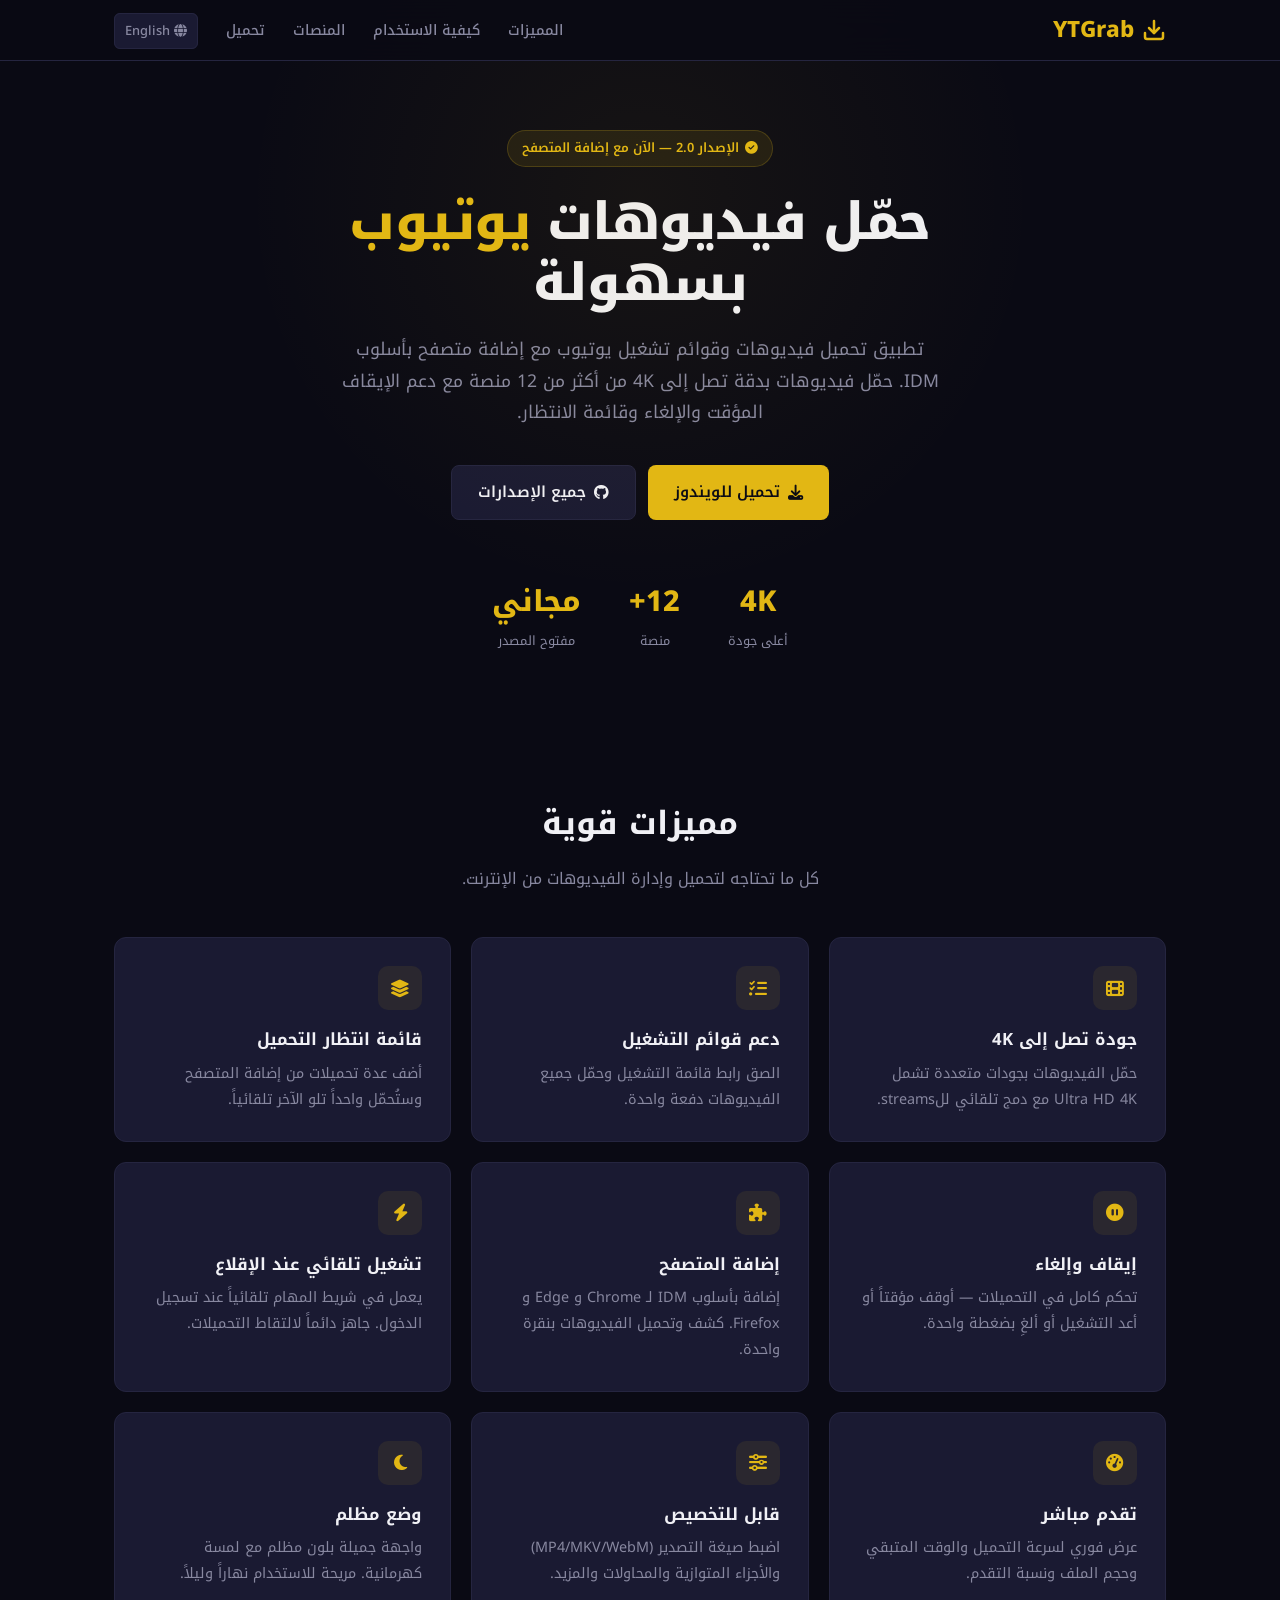
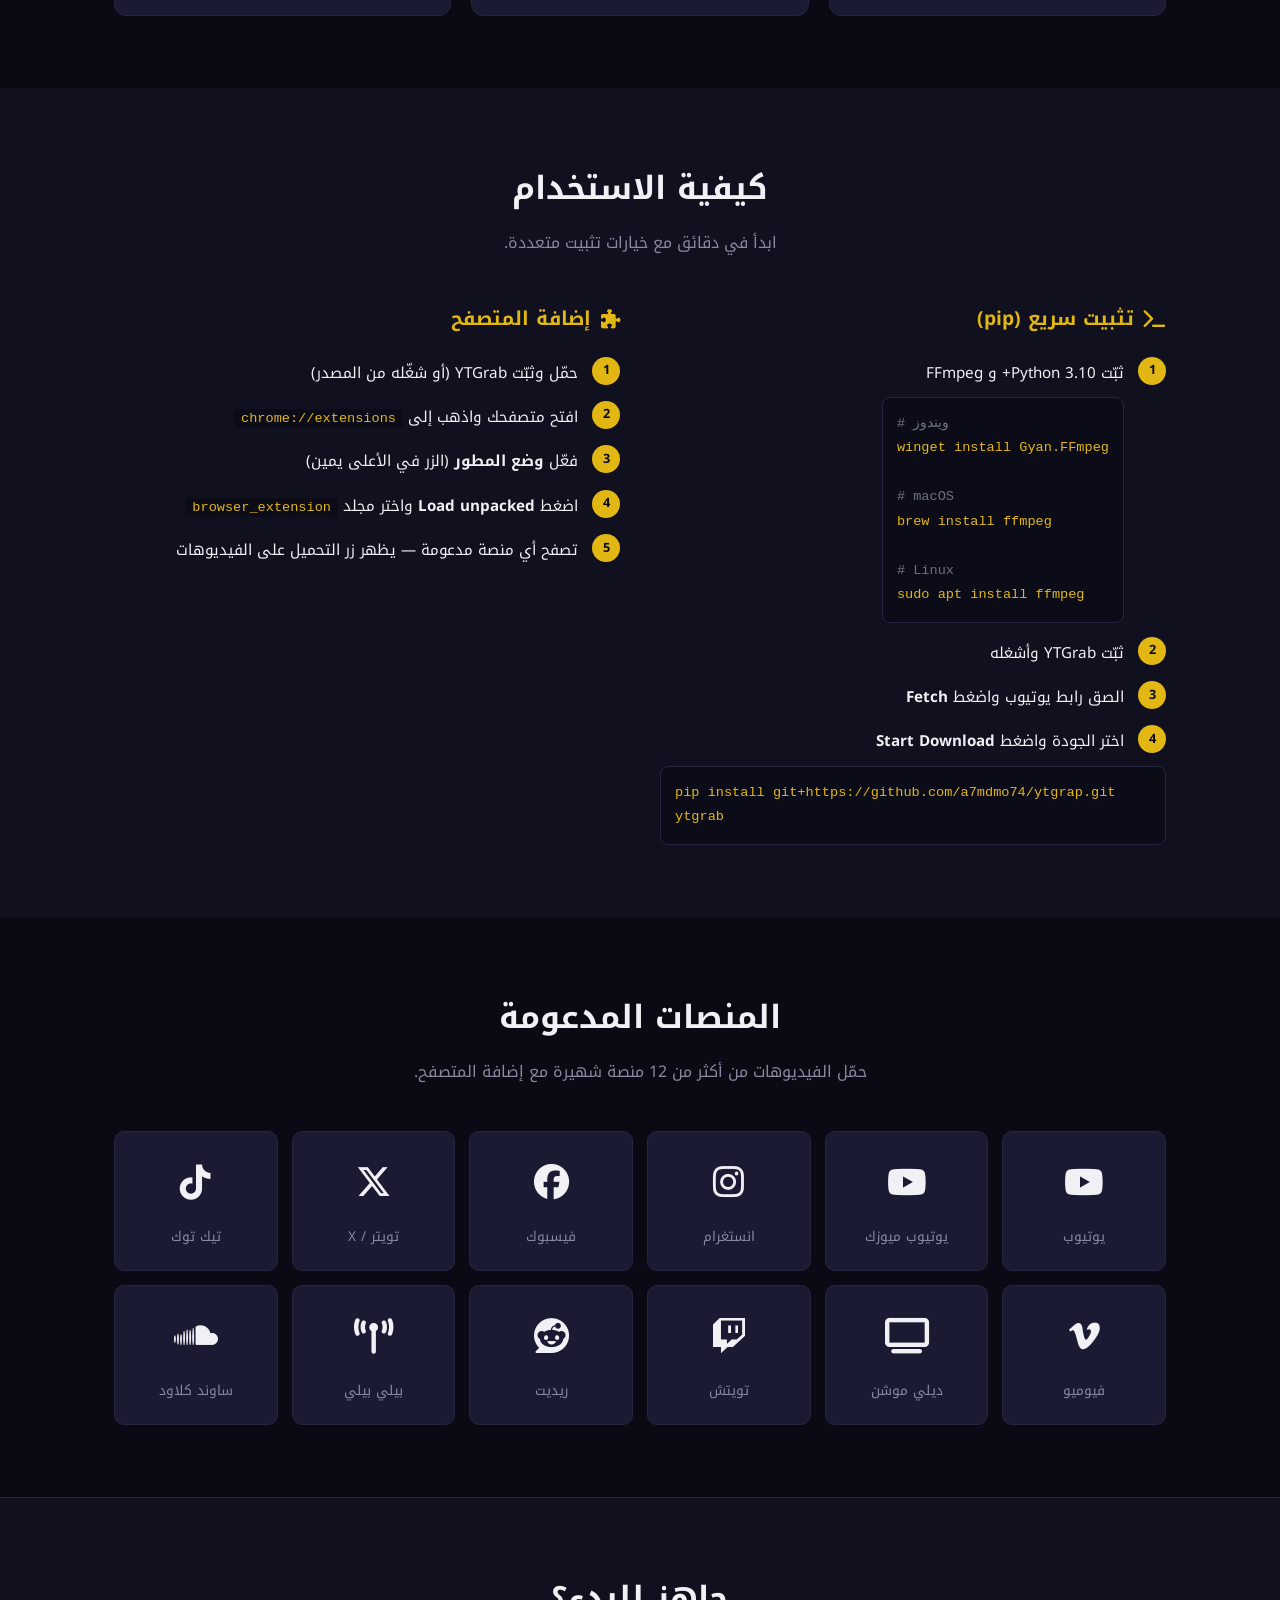
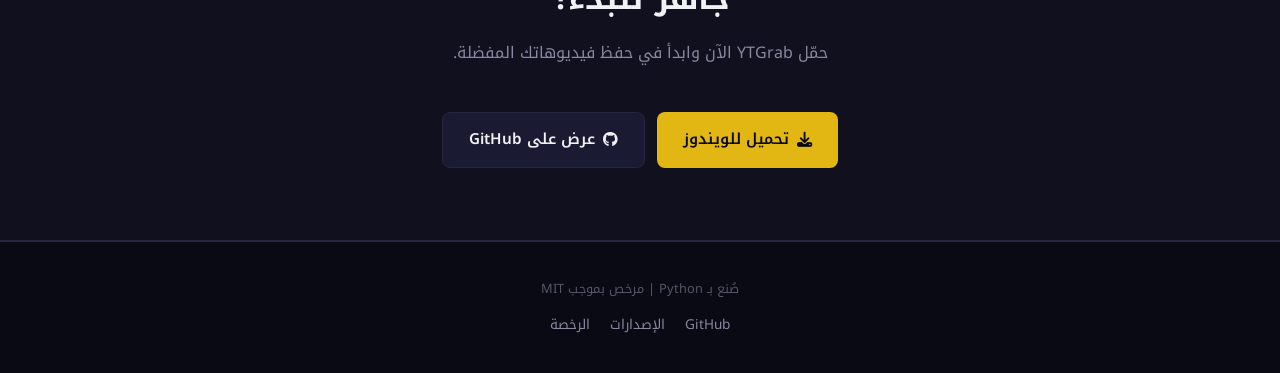
<file: docs/index-ar.html>
<!DOCTYPE html>
<html lang="ar" dir="rtl">
<head>
    <meta charset="UTF-8">
    <meta name="viewport" content="width=device-width, initial-scale=1.0">
    <title>YTGrab - تحميل فيديوهات يوتيوب مجاناً | 4K، قوائم تشغيل، 12+ منصة</title>
    <meta name="description" content="تحميل فيديوهات وقوائم تشغيل يوتيوب مجاناً مع إضافة متصفح بأسلوب IDM. حمّل فيديوهات بدقة تصل إلى 4K من يوتيوب وإنستغرام وتيك توك وفيسبوك وتويتر وأكثر من 12 منصة. يدعم الإيقاف المؤقت والإلغاء وقائمة الانتظار.">
    <meta name="keywords" content="تحميل يوتيوب, تنزيل فيديو, تحميل فيديو يوتيوب, يوتيوب الى mp4, تحميل قوائم تشغيل, فيديو 4k, تحميل مجاني, اضافة متصفح, ytgrab">
    <meta name="author" content="Ahmed Amer">
    <meta name="robots" content="index, follow">
    <link rel="canonical" href="https://a7mdmo74.github.io/ytgrap/index-ar.html">

    <meta property="og:type" content="website">
    <meta property="og:url" content="https://a7mdmo74.github.io/ytgrap/index-ar.html">
    <meta property="og:title" content="YTGrab - تحميل فيديوهات يوتيوب مجاناً">
    <meta property="og:description" content="تحميل فيديوهات يوتيوب مجاناً مع إضافة متصفح بأسلوب IDM. حمّل فيديوهات بدقة 4K من 12+ منصة.">
    <meta property="og:locale" content="ar_SA">

    <meta name="twitter:card" content="summary_large_image">
    <meta name="twitter:title" content="YTGrab - تحميل فيديوهات يوتيوب مجاناً">
    <meta name="twitter:description" content="تحميل فيديوهات يوتيوب مجاناً مع إضافة متصفح بأسلوب IDM.">

    <link rel="icon" type="image/svg+xml" href="data:image/svg+xml,<svg xmlns='http://www.w3.org/2000/svg' viewBox='0 0 100 100'><text y='.9em' font-size='90'>⬇</text></svg>">
    <link rel="stylesheet" href="https://cdnjs.cloudflare.com/ajax/libs/font-awesome/6.5.1/css/all.min.css">
    <link href="https://fonts.googleapis.com/css2?family=Noto+Kufi+Arabic:wght@400;500;600;700;800&display=swap" rel="stylesheet">

    <script type="application/ld+json">
    {
        "@context": "https://schema.org",
        "@type": "SoftwareApplication",
        "name": "YTGrab",
        "applicationCategory": "MultimediaApplication",
        "offers": { "@type": "Offer", "price": "0", "priceCurrency": "USD" },
        "description": "تحميل فيديوهات يوتيوب مجاناً مع إضافة متصفح بأسلوب IDM",
        "softwareVersion": "2.0.0",
        "downloadUrl": "https://github.com/a7mdmo74/ytgrap/releases/latest",
        "author": { "@type": "Person", "name": "Ahmed Amer" }
    }
    </script>

    <style>
        *, *::before, *::after { margin: 0; padding: 0; box-sizing: border-box; }
        :root {
            --bg: #0a0a14; --bg2: #10101e; --card: #1a1a32;
            --accent: #e2b714; --accent2: #f5c842;
            --text: #f0f0f5; --dim: #8888a0; --muted: #555568;
            --border: #252540; --code: #0c0c18;
        }
        html { scroll-behavior: smooth; }
        body { font-family: 'Noto Kufi Arabic', -apple-system, sans-serif; background: var(--bg); color: var(--text); line-height: 1.8; overflow-x: hidden; }
        a { color: var(--accent); text-decoration: none; transition: 0.2s; }
        a:hover { color: var(--accent2); }
        .container { max-width: 1100px; margin: 0 auto; padding: 0 24px; }

        nav { position: fixed; top: 0; left: 0; right: 0; background: rgba(10,10,20,0.92); backdrop-filter: blur(16px); border-bottom: 1px solid var(--border); z-index: 100; }
        nav .container { display: flex; align-items: center; justify-content: space-between; height: 60px; }
        .logo { font-size: 1.4rem; font-weight: 800; color: var(--accent); display: flex; align-items: center; gap: 8px; }
        .logo svg { width: 24px; height: 24px; }
        .nav-links { display: flex; gap: 28px; list-style: none; align-items: center; }
        .nav-links a { color: var(--dim); font-size: 0.9rem; font-weight: 500; }
        .nav-links a:hover { color: var(--text); }
        .lang-switch { background: var(--card); padding: 5px 10px; border-radius: 6px; border: 1px solid var(--border); font-size: 0.8rem !important; }
        .lang-switch:hover { border-color: var(--accent); color: var(--accent) !important; }
        .hamburger { display: none; background: none; border: none; cursor: pointer; padding: 4px; }
        .hamburger span { display: block; width: 22px; height: 2px; background: var(--text); margin: 5px 0; transition: 0.3s; }

        .hero { padding: 130px 0 70px; text-align: center; position: relative; }
        .hero::before { content: ''; position: absolute; top: -200px; left: 50%; transform: translateX(-50%); width: 800px; height: 800px; background: radial-gradient(circle, rgba(226,183,20,0.06) 0%, transparent 70%); pointer-events: none; }
        .badge { display: inline-flex; align-items: center; gap: 6px; background: rgba(226,183,20,0.1); border: 1px solid rgba(226,183,20,0.2); color: var(--accent); font-size: 0.8rem; font-weight: 600; padding: 6px 14px; border-radius: 999px; margin-bottom: 24px; }
        .hero h1 { font-size: 3.2rem; font-weight: 800; margin-bottom: 20px; letter-spacing: -0.5px; line-height: 1.2; }
        .hero h1 span { color: var(--accent); }
        .hero .tagline { font-size: 1.1rem; color: var(--dim); max-width: 600px; margin: 0 auto 36px; }
        .hero-buttons { display: flex; gap: 12px; justify-content: center; flex-wrap: wrap; }
        .btn { display: inline-flex; align-items: center; gap: 8px; padding: 13px 26px; border-radius: 8px; font-size: 0.95rem; font-weight: 600; cursor: pointer; border: none; transition: 0.2s; }
        .btn-primary { background: var(--accent); color: #0a0a14; }
        .btn-primary:hover { background: var(--accent2); color: #0a0a14; transform: translateY(-2px); box-shadow: 0 8px 24px rgba(226,183,20,0.25); }
        .btn-secondary { background: var(--card); color: var(--text); border: 1px solid var(--border); }
        .btn-secondary:hover { border-color: var(--accent); color: var(--accent); }
        .hero-stats { display: flex; justify-content: center; gap: 48px; margin-top: 56px; }
        .stat-value { font-size: 1.8rem; font-weight: 800; color: var(--accent); }
        .stat-label { font-size: 0.8rem; color: var(--dim); margin-top: 2px; }

        section { padding: 72px 0; }
        .section-title { font-size: 2rem; font-weight: 700; text-align: center; margin-bottom: 12px; }
        .section-subtitle { text-align: center; color: var(--dim); max-width: 520px; margin: 0 auto 44px; font-size: 1rem; }

        .features-grid { display: grid; grid-template-columns: repeat(3, 1fr); gap: 20px; }
        .feature-card { background: var(--card); border: 1px solid var(--border); border-radius: 12px; padding: 28px; transition: 0.3s; }
        .feature-card:hover { border-color: var(--accent); transform: translateY(-3px); box-shadow: 0 12px 32px rgba(0,0,0,0.3); }
        .feature-icon { width: 44px; height: 44px; background: rgba(226,183,20,0.08); border-radius: 10px; display: flex; align-items: center; justify-content: center; font-size: 1.1rem; margin-bottom: 14px; color: var(--accent); }
        .feature-card h3 { font-size: 1.05rem; margin-bottom: 6px; }
        .feature-card p { color: var(--dim); font-size: 0.9rem; }

        .steps { display: grid; grid-template-columns: repeat(2, 1fr); gap: 40px; }
        .step-group h3 { font-size: 1.2rem; margin-bottom: 20px; color: var(--accent); display: flex; align-items: center; gap: 10px; }
        .step-list { list-style: none; display: flex; flex-direction: column; gap: 14px; }
        .step-list li { display: flex; gap: 14px; align-items: flex-start; }
        .step-number { min-width: 28px; height: 28px; background: var(--accent); color: #0a0a14; border-radius: 50%; display: flex; align-items: center; justify-content: center; font-weight: 700; font-size: 0.8rem; flex-shrink: 0; }
        .step-text { padding-top: 3px; font-size: 0.95rem; }
        .step-text code { background: var(--code); padding: 2px 7px; border-radius: 4px; font-size: 0.85rem; color: var(--accent); font-family: 'Consolas', monospace; direction: ltr; }
        .code-block { background: var(--code); border: 1px solid var(--border); border-radius: 8px; padding: 14px; margin-top: 10px; font-family: 'Consolas', monospace; font-size: 0.85rem; overflow-x: auto; direction: ltr; text-align: left; }
        .code-block .comment { color: #6a737d; }
        .code-block .cmd { color: var(--accent); }

        .platforms-grid { display: grid; grid-template-columns: repeat(auto-fit, minmax(140px, 1fr)); gap: 14px; }
        .platform-badge { background: var(--card); border: 1px solid var(--border); border-radius: 10px; padding: 20px 16px; text-align: center; transition: 0.2s; }
        .platform-badge:hover { border-color: var(--accent); }
        .platform-icon { font-size: 2.2rem; margin-bottom: 10px; color: var(--text); transition: 0.2s; }
        .platform-badge:hover .platform-icon { color: var(--accent); }
        .platform-name { font-size: 0.85rem; color: var(--dim); }

        .cta { background: var(--bg2); border-top: 1px solid var(--border); border-bottom: 1px solid var(--border); }

        footer { border-top: 1px solid var(--border); padding: 36px 0; text-align: center; }
        footer p { color: var(--muted); font-size: 0.8rem; }
        footer .footer-links { display: flex; justify-content: center; gap: 20px; margin-top: 12px; }
        footer .footer-links a { color: var(--dim); font-size: 0.85rem; }
        footer .footer-links a:hover { color: var(--accent); }

        @media (max-width: 900px) { .features-grid { grid-template-columns: repeat(2, 1fr); } }
        @media (max-width: 768px) {
            .nav-links { display: none; position: absolute; top: 60px; left: 0; right: 0; background: var(--bg); flex-direction: column; padding: 20px; gap: 14px; border-bottom: 1px solid var(--border); }
            .nav-links.active { display: flex; }
            .hamburger { display: block; }
            .hero { padding: 110px 0 50px; }
            .hero h1 { font-size: 2rem; }
            .hero .tagline { font-size: 0.95rem; }
            .hero-stats { gap: 24px; }
            .stat-value { font-size: 1.4rem; }
            .features-grid { grid-template-columns: 1fr; }
            .steps { grid-template-columns: 1fr; gap: 28px; }
            .section-title { font-size: 1.6rem; }
            .platforms-grid { grid-template-columns: repeat(auto-fit, minmax(110px, 1fr)); gap: 10px; }
            .platform-badge { padding: 14px 10px; }
            .platform-icon { font-size: 1.8rem; }
            section { padding: 56px 0; }
            .btn { padding: 11px 20px; font-size: 0.9rem; }
        }
        @media (max-width: 480px) {
            .hero h1 { font-size: 1.7rem; }
            .hero-stats { flex-direction: column; gap: 16px; }
            .platforms-grid { grid-template-columns: repeat(3, 1fr); }
        }
    </style>
</head>
<body>
    <nav aria-label="التنقل الرئيسي">
        <div class="container">
            <a href="#" class="logo" aria-label="YTGrab الرئيسية">
                <svg viewBox="0 0 24 24" fill="none" stroke="currentColor" stroke-width="2.5" stroke-linecap="round" stroke-linejoin="round"><path d="M21 15v4a2 2 0 0 1-2 2H5a2 2 0 0 1-2-2v-4"/><polyline points="7 10 12 15 17 10"/><line x1="12" y1="15" x2="12" y2="3"/></svg>
                YTGrab
            </a>
            <ul class="nav-links" id="navLinks" role="menubar">
                <li role="none"><a href="#features" role="menuitem">المميزات</a></li>
                <li role="none"><a href="#how-to-use" role="menuitem">كيفية الاستخدام</a></li>
                <li role="none"><a href="#platforms" role="menuitem">المنصات</a></li>
                <li role="none"><a href="#download" role="menuitem">تحميل</a></li>
                <li role="none"><a href="index.html" class="lang-switch" role="menuitem" hreflang="en"><i class="fas fa-globe"></i> English</a></li>
            </ul>
            <button class="hamburger" id="hamburger" aria-label="إظهار/إخفاء القائمة" aria-expanded="false"><span></span><span></span><span></span></button>
        </div>
    </nav>

    <main>
        <section class="hero" id="download">
            <div class="container">
                <div class="badge"><i class="fas fa-circle-check"></i> الإصدار 2.0 — الآن مع إضافة المتصفح</div>
                <h1>حمّل فيديوهات <span>يوتيوب</span><br>بسهولة</h1>
                <p class="tagline">تطبيق تحميل فيديوهات وقوائم تشغيل يوتيوب مع إضافة متصفح بأسلوب IDM. حمّل فيديوهات بدقة تصل إلى 4K من أكثر من 12 منصة مع دعم الإيقاف المؤقت والإلغاء وقائمة الانتظار.</p>
                <div class="hero-buttons">
                    <a href="https://github.com/a7mdmo74/ytgrap/releases/latest/download/YTGrab.zip" class="btn btn-primary" aria-label="تحميل YTGrab للويندوز">
                        <i class="fas fa-download"></i> تحميل للويندوز
                    </a>
                    <a href="https://github.com/a7mdmo74/ytgrap/releases" class="btn btn-secondary" aria-label="عرض جميع الإصدارات">
                        <i class="fab fa-github"></i> جميع الإصدارات
                    </a>
                </div>
                <div class="hero-stats">
                    <div class="stat"><div class="stat-value">4K</div><div class="stat-label">أعلى جودة</div></div>
                    <div class="stat"><div class="stat-value">12+</div><div class="stat-label">منصة</div></div>
                    <div class="stat"><div class="stat-value">مجاني</div><div class="stat-label">مفتوح المصدر</div></div>
                </div>
            </div>
        </section>

        <section id="features" aria-labelledby="features-title">
            <div class="container">
                <h2 class="section-title" id="features-title">مميزات قوية</h2>
                <p class="section-subtitle">كل ما تحتاجه لتحميل وإدارة الفيديوهات من الإنترنت.</p>
                <div class="features-grid">
                    <article class="feature-card"><div class="feature-icon"><i class="fas fa-film"></i></div><h3>جودة تصل إلى 4K</h3><p>حمّل الفيديوهات بجودات متعددة تشمل Ultra HD 4K مع دمج تلقائي للstreams.</p></article>
                    <article class="feature-card"><div class="feature-icon"><i class="fas fa-list-check"></i></div><h3>دعم قوائم التشغيل</h3><p>الصق رابط قائمة التشغيل وحمّل جميع الفيديوهات دفعة واحدة.</p></article>
                    <article class="feature-card"><div class="feature-icon"><i class="fas fa-layer-group"></i></div><h3>قائمة انتظار التحميل</h3><p>أضف عدة تحميلات من إضافة المتصفح وستُحمّل واحداً تلو الآخر تلقائياً.</p></article>
                    <article class="feature-card"><div class="feature-icon"><i class="fas fa-pause-circle"></i></div><h3>إيقاف وإلغاء</h3><p>تحكم كامل في التحميلات — أوقف مؤقتاً أو أعد التشغيل أو ألغِ بضغطة واحدة.</p></article>
                    <article class="feature-card"><div class="feature-icon"><i class="fas fa-puzzle-piece"></i></div><h3>إضافة المتصفح</h3><p>إضافة بأسلوب IDM لـ Chrome و Edge و Firefox. كشف وتحميل الفيديوهات بنقرة واحدة.</p></article>
                    <article class="feature-card"><div class="feature-icon"><i class="fas fa-bolt"></i></div><h3>تشغيل تلقائي عند الإقلاع</h3><p>يعمل في شريط المهام تلقائياً عند تسجيل الدخول. جاهز دائماً لالتقاط التحميلات.</p></article>
                    <article class="feature-card"><div class="feature-icon"><i class="fas fa-gauge-high"></i></div><h3>تقدم مباشر</h3><p>عرض فوري لسرعة التحميل والوقت المتبقي وحجم الملف ونسبة التقدم.</p></article>
                    <article class="feature-card"><div class="feature-icon"><i class="fas fa-sliders"></i></div><h3>قابل للتخصيص</h3><p>اضبط صيغة التصدير (MP4/MKV/WebM) والأجزاء المتوازية والمحاولات والمزيد.</p></article>
                    <article class="feature-card"><div class="feature-icon"><i class="fas fa-moon"></i></div><h3>وضع مظلم</h3><p>واجهة جميلة بلون مظلم مع لمسة كهرمانية. مريحة للاستخدام نهاراً وليلاً.</p></article>
                </div>
            </div>
        </section>

        <section id="how-to-use" style="background: var(--bg2);" aria-labelledby="howto-title">
            <div class="container">
                <h2 class="section-title" id="howto-title">كيفية الاستخدام</h2>
                <p class="section-subtitle">ابدأ في دقائق مع خيارات تثبيت متعددة.</p>
                <div class="steps">
                    <div class="step-group">
                        <h3><i class="fas fa-terminal"></i> تثبيت سريع (pip)</h3>
                        <ol class="step-list">
                            <li>
                                <span class="step-number">1</span>
                                <div class="step-text">ثبّت Python 3.10+ و FFmpeg
                                    <div class="code-block">
                                        <span class="comment"># ويندوز</span><br>
                                        <span class="cmd">winget install Gyan.FFmpeg</span><br><br>
                                        <span class="comment"># macOS</span><br>
                                        <span class="cmd">brew install ffmpeg</span><br><br>
                                        <span class="comment"># Linux</span><br>
                                        <span class="cmd">sudo apt install ffmpeg</span>
                                    </div>
                                </div>
                            </li>
                            <li><span class="step-number">2</span><div class="step-text">ثبّت YTGrab وأشغله</div></li>
                            <li><span class="step-number">3</span><div class="step-text">الصق رابط يوتيوب واضغط <strong>Fetch</strong></div></li>
                            <li><span class="step-number">4</span><div class="step-text">اختر الجودة واضغط <strong>Start Download</strong></div></li>
                        </ol>
                        <div class="code-block"><span class="cmd">pip install git+https://github.com/a7mdmo74/ytgrap.git</span><br><span class="cmd">ytgrab</span></div>
                    </div>
                    <div class="step-group">
                        <h3><i class="fas fa-puzzle-piece"></i> إضافة المتصفح</h3>
                        <ol class="step-list">
                            <li><span class="step-number">1</span><div class="step-text">حمّل وثبّت YTGrab (أو شغّله من المصدر)</div></li>
                            <li><span class="step-number">2</span><div class="step-text">افتح متصفحك واذهب إلى <code>chrome://extensions</code></div></li>
                            <li><span class="step-number">3</span><div class="step-text">فعّل <strong>وضع المطور</strong> (الزر في الأعلى يمين)</div></li>
                            <li><span class="step-number">4</span><div class="step-text">اضغط <strong>Load unpacked</strong> واختر مجلد <code>browser_extension</code></div></li>
                            <li><span class="step-number">5</span><div class="step-text">تصفح أي منصة مدعومة — يظهر زر التحميل على الفيديوهات</div></li>
                        </ol>
                    </div>
                </div>
            </div>
        </section>

        <section id="platforms" aria-labelledby="platforms-title">
            <div class="container">
                <h2 class="section-title" id="platforms-title">المنصات المدعومة</h2>
                <p class="section-subtitle">حمّل الفيديوهات من أكثر من 12 منصة شهيرة مع إضافة المتصفح.</p>
                <div class="platforms-grid">
                    <div class="platform-badge"><div class="platform-icon"><i class="fab fa-youtube"></i></div><div class="platform-name">يوتيوب</div></div>
                    <div class="platform-badge"><div class="platform-icon"><i class="fab fa-youtube"></i></div><div class="platform-name">يوتيوب ميوزك</div></div>
                    <div class="platform-badge"><div class="platform-icon"><i class="fab fa-instagram"></i></div><div class="platform-name">انستغرام</div></div>
                    <div class="platform-badge"><div class="platform-icon"><i class="fab fa-facebook"></i></div><div class="platform-name">فيسبوك</div></div>
                    <div class="platform-badge"><div class="platform-icon"><i class="fab fa-x-twitter"></i></div><div class="platform-name">تويتر / X</div></div>
                    <div class="platform-badge"><div class="platform-icon"><i class="fab fa-tiktok"></i></div><div class="platform-name">تيك توك</div></div>
                    <div class="platform-badge"><div class="platform-icon"><i class="fab fa-vimeo-v"></i></div><div class="platform-name">فيوميو</div></div>
                    <div class="platform-badge"><div class="platform-icon"><i class="fas fa-tv"></i></div><div class="platform-name">ديلي موشن</div></div>
                    <div class="platform-badge"><div class="platform-icon"><i class="fab fa-twitch"></i></div><div class="platform-name">تويتش</div></div>
                    <div class="platform-badge"><div class="platform-icon"><i class="fab fa-reddit"></i></div><div class="platform-name">ريديت</div></div>
                    <div class="platform-badge"><div class="platform-icon"><i class="fas fa-tower-broadcast"></i></div><div class="platform-name">بيلي بيلي</div></div>
                    <div class="platform-badge"><div class="platform-icon"><i class="fab fa-soundcloud"></i></div><div class="platform-name">ساوند كلاود</div></div>
                </div>
            </div>
        </section>

        <section class="cta" id="cta">
            <div class="container" style="text-align: center;">
                <h2 class="section-title">جاهز للبدء؟</h2>
                <p class="section-subtitle">حمّل YTGrab الآن وابدأ في حفظ فيديوهاتك المفضلة.</p>
                <div class="hero-buttons">
                    <a href="https://github.com/a7mdmo74/ytgrap/releases/latest/download/YTGrab.zip" class="btn btn-primary" aria-label="تحميل YTGrab للويندوز"><i class="fas fa-download"></i> تحميل للويندوز</a>
                    <a href="https://github.com/a7mdmo74/ytgrap" class="btn btn-secondary" aria-label="عرض على GitHub"><i class="fab fa-github"></i> عرض على GitHub</a>
                </div>
            </div>
        </section>
    </main>

    <footer>
        <div class="container">
            <p>صُنع بـ Python | مرخص بموجب MIT</p>
            <div class="footer-links">
                <a href="https://github.com/a7mdmo74/ytgrap">GitHub</a>
                <a href="https://github.com/a7mdmo74/ytgrap/releases">الإصدارات</a>
                <a href="https://github.com/a7mdmo74/ytgrap/blob/master/LICENSE">الرخصة</a>
            </div>
        </div>
    </footer>

    <script>
        document.getElementById('hamburger').addEventListener('click', function() {
            this.setAttribute('aria-expanded', this.getAttribute('aria-expanded') === 'true' ? 'false' : 'true');
            document.getElementById('navLinks').classList.toggle('active');
        });
        document.querySelectorAll('.nav-links a').forEach(function(link) {
            link.addEventListener('click', function() {
                document.getElementById('navLinks').classList.remove('active');
                document.getElementById('hamburger').setAttribute('aria-expanded', 'false');
            });
        });
    </script>
</body>
</html>
</file>
